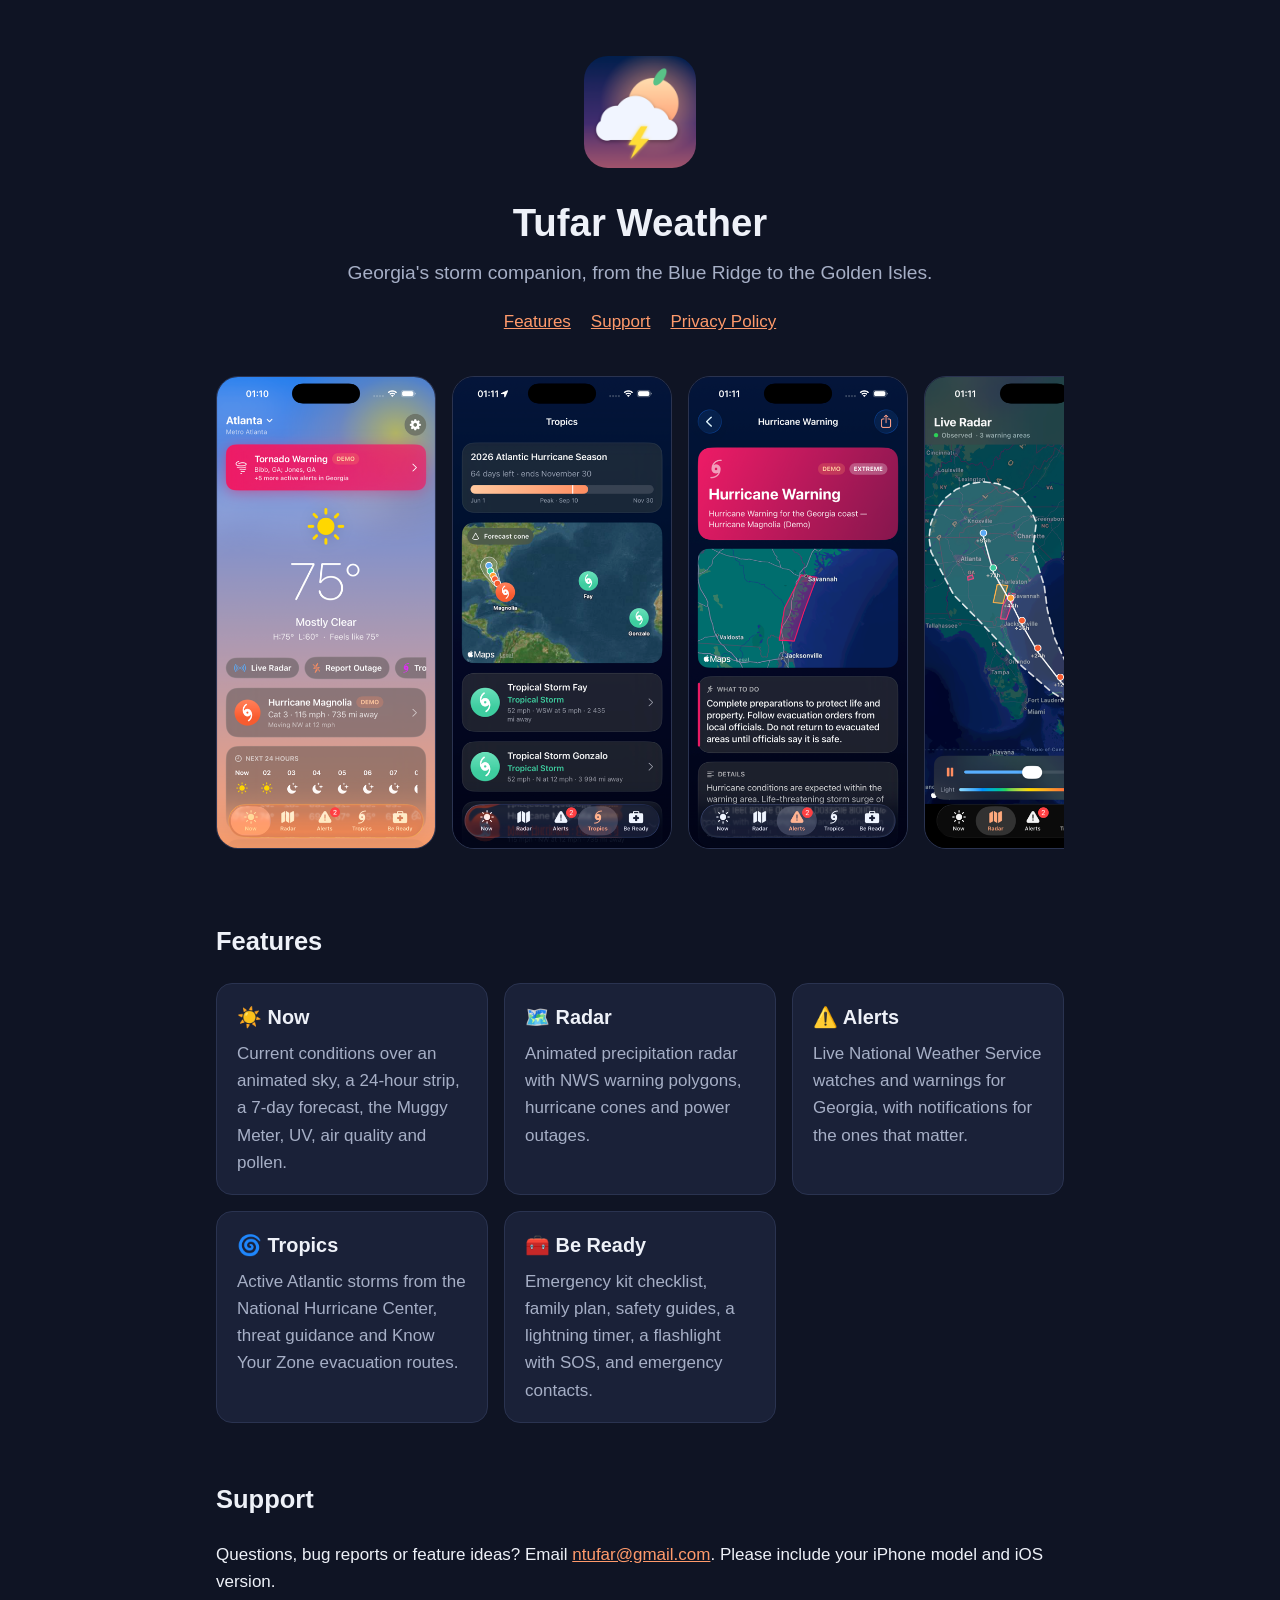
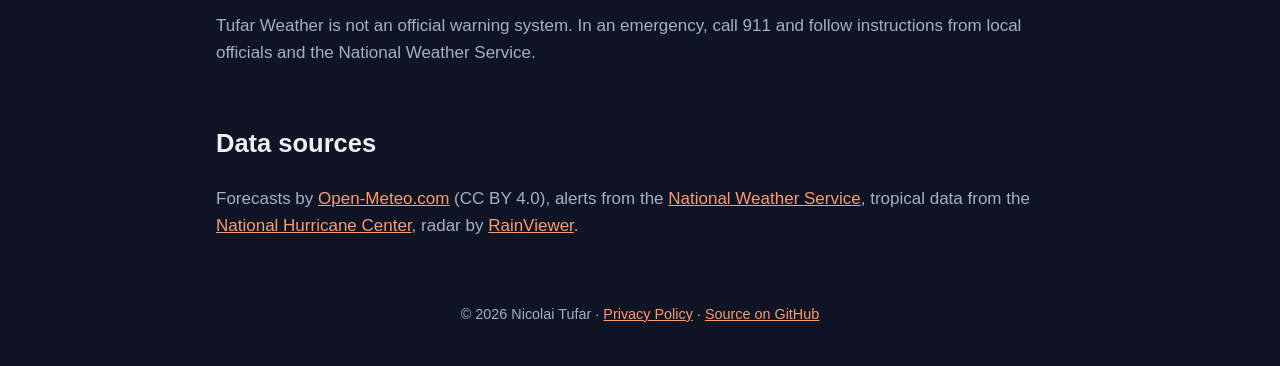
<file: docs/index.html>
<!doctype html>
<html lang="en">
<head>
  <meta charset="utf-8">
  <meta name="viewport" content="width=device-width, initial-scale=1">
  <title>Tufar Weather — Georgia's Storm Companion</title>
  <meta name="description" content="Live radar, NWS warnings, hurricane tracking and safety tools for Georgia.">
  <link rel="icon" href="images/icon.png">
  <link rel="stylesheet" href="style.css">
</head>
<body>
  <div class="wrap">
    <header>
      <img class="icon" src="images/icon.png" alt="Tufar Weather app icon">
      <h1>Tufar Weather</h1>
      <p class="tagline">Georgia's storm companion, from the Blue Ridge to the Golden Isles.</p>
      <nav>
        <a href="#features">Features</a>
        <a href="#support">Support</a>
        <a href="privacy.html">Privacy Policy</a>
      </nav>
    </header>

    <div class="shots">
      <img src="images/screen-1.png" alt="App screenshot 1">
      <img src="images/screen-2.png" alt="App screenshot 2">
      <img src="images/screen-3.png" alt="App screenshot 3">
      <img src="images/screen-4.png" alt="App screenshot 4">
      <img src="images/screen-5.png" alt="App screenshot 5">
      <img src="images/screen-6.png" alt="App screenshot 6">
    </div>

    <h2 id="features">Features</h2>
    <div class="features">
      <div class="card"><h3>☀️ Now</h3><p>Current conditions over an animated sky, a 24-hour strip, a 7-day forecast, the Muggy Meter, UV, air quality and pollen.</p></div>
      <div class="card"><h3>🗺️ Radar</h3><p>Animated precipitation radar with NWS warning polygons, hurricane cones and power outages.</p></div>
      <div class="card"><h3>⚠️ Alerts</h3><p>Live National Weather Service watches and warnings for Georgia, with notifications for the ones that matter.</p></div>
      <div class="card"><h3>🌀 Tropics</h3><p>Active Atlantic storms from the National Hurricane Center, threat guidance and Know Your Zone evacuation routes.</p></div>
      <div class="card"><h3>🧰 Be Ready</h3><p>Emergency kit checklist, family plan, safety guides, a lightning timer, a flashlight with SOS, and emergency contacts.</p></div>
    </div>

    <h2 id="support">Support</h2>
    <p>Questions, bug reports or feature ideas? Email <a href="mailto:ntufar@gmail.com">ntufar@gmail.com</a>. Please include your iPhone model and iOS version.</p>
    <p class="muted">Tufar Weather is not an official warning system. In an emergency, call 911 and follow instructions from local officials and the National Weather Service.</p>

    <h2>Data sources</h2>
    <p class="muted">Forecasts by <a href="https://open-meteo.com">Open-Meteo.com</a> (CC BY 4.0), alerts from the <a href="https://www.weather.gov">National Weather Service</a>, tropical data from the <a href="https://www.nhc.noaa.gov">National Hurricane Center</a>, radar by <a href="https://www.rainviewer.com">RainViewer</a>.</p>

    <footer>
      © 2026 Nicolai Tufar · <a href="privacy.html">Privacy Policy</a> · <a href="https://github.com/ntufar/TufarWeather">Source on GitHub</a>
    </footer>
  </div>
</body>
</html>
</file>
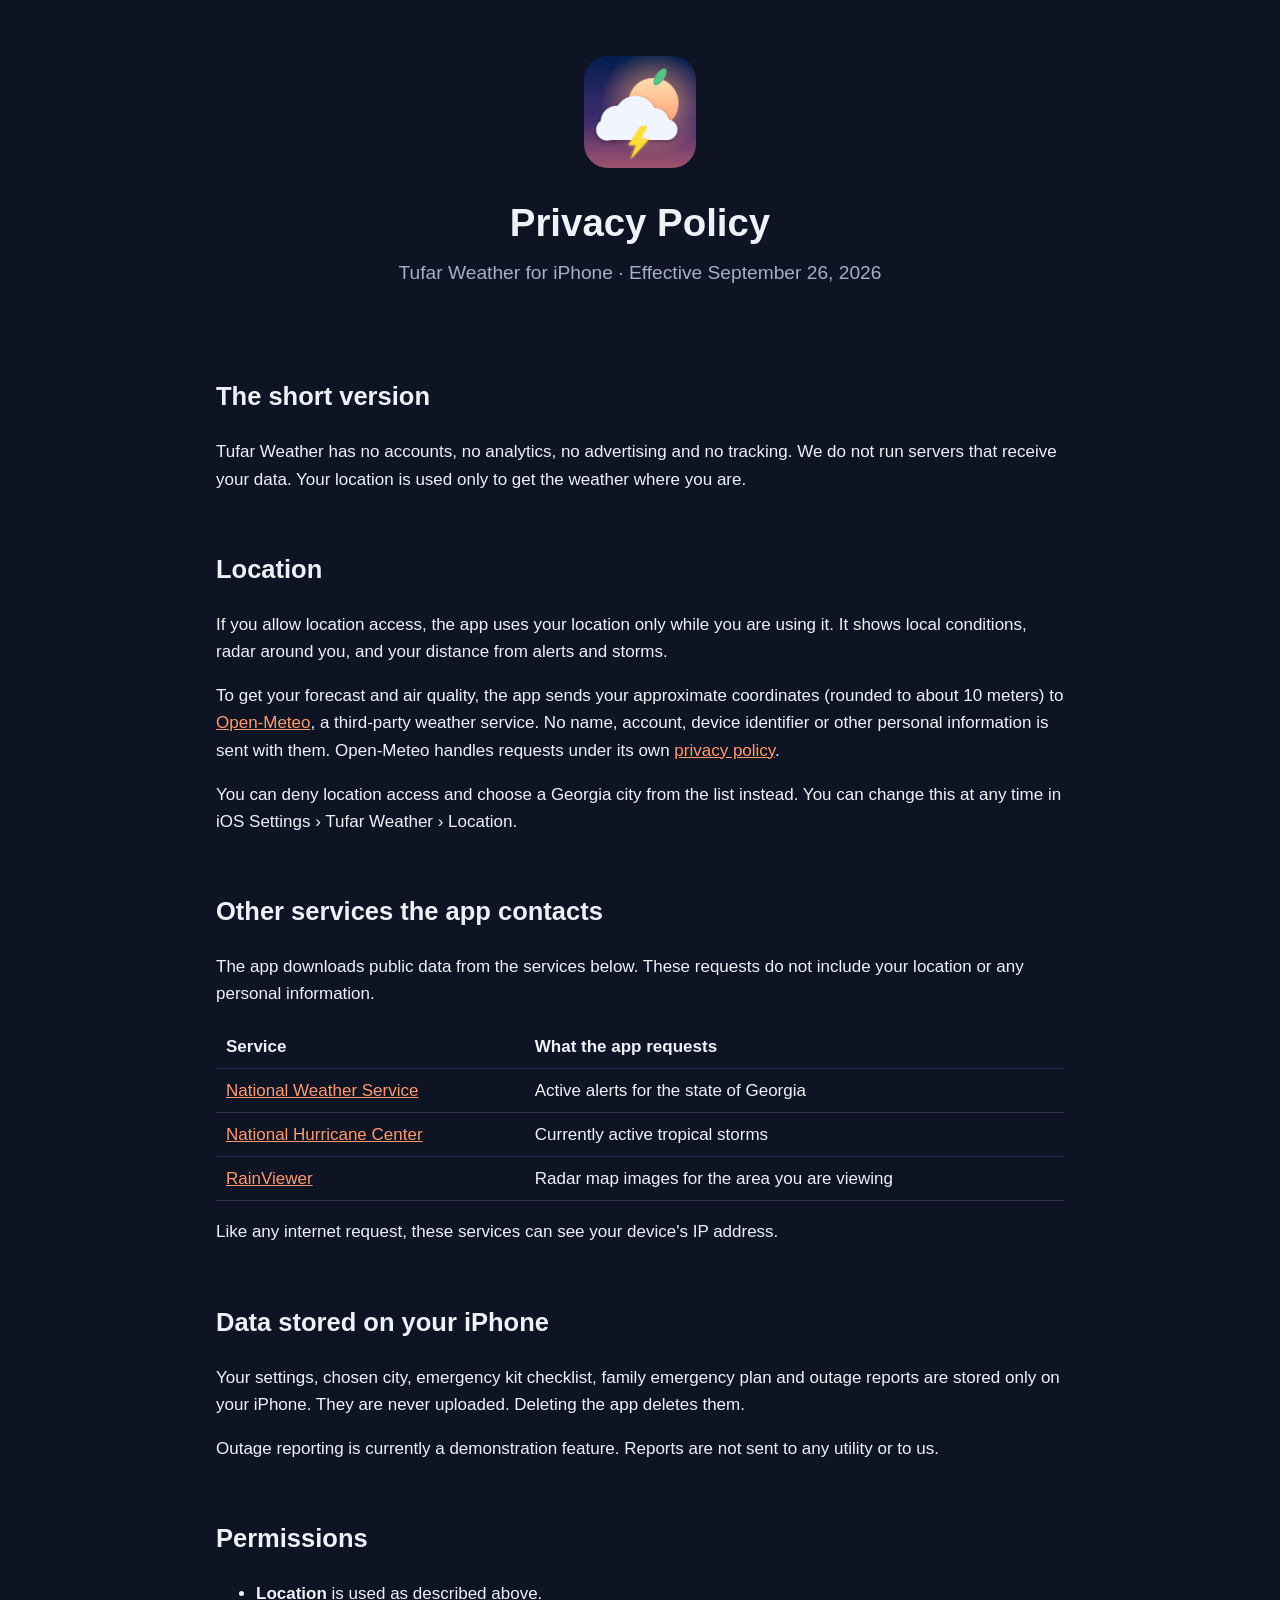
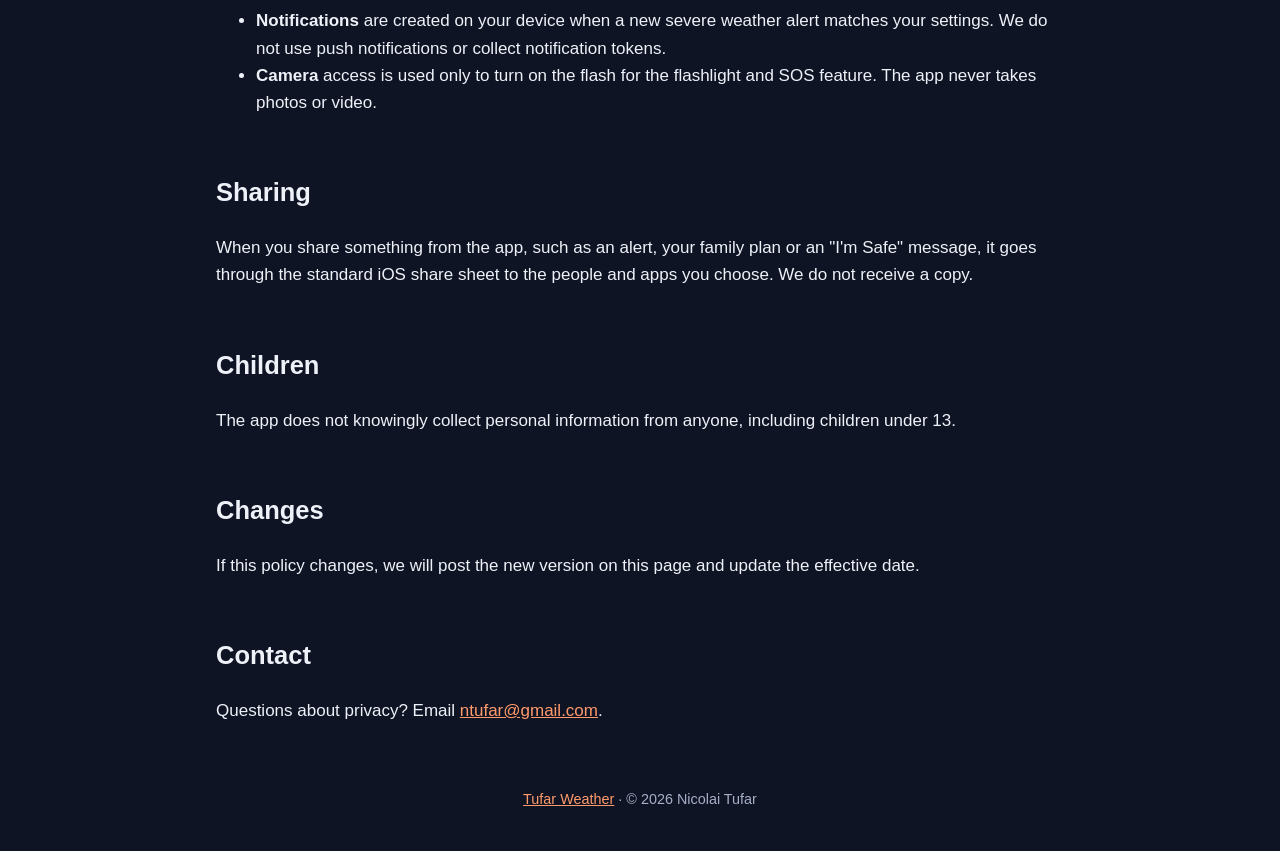
<file: docs/privacy.html>
<!doctype html>
<html lang="en">
<head>
  <meta charset="utf-8">
  <meta name="viewport" content="width=device-width, initial-scale=1">
  <title>Privacy Policy — Tufar Weather</title>
  <link rel="icon" href="images/icon.png">
  <link rel="stylesheet" href="style.css">
</head>
<body>
  <div class="wrap">
    <header>
      <a href="./"><img class="icon" src="images/icon.png" alt="Tufar Weather app icon"></a>
      <h1>Privacy Policy</h1>
      <p class="tagline">Tufar Weather for iPhone · Effective September 26, 2026</p>
    </header>

    <h2>The short version</h2>
    <p>Tufar Weather has no accounts, no analytics, no advertising and no tracking. We do not run servers that receive your data. Your location is used only to get the weather where you are.</p>

    <h2>Location</h2>
    <p>If you allow location access, the app uses your location only while you are using it. It shows local conditions, radar around you, and your distance from alerts and storms.</p>
    <p>To get your forecast and air quality, the app sends your approximate coordinates (rounded to about 10 meters) to <a href="https://open-meteo.com">Open-Meteo</a>, a third-party weather service. No name, account, device identifier or other personal information is sent with them. Open-Meteo handles requests under its own <a href="https://open-meteo.com/en/terms#privacy">privacy policy</a>.</p>
    <p>You can deny location access and choose a Georgia city from the list instead. You can change this at any time in iOS Settings › Tufar Weather › Location.</p>

    <h2>Other services the app contacts</h2>
    <p>The app downloads public data from the services below. These requests do not include your location or any personal information.</p>
    <table>
      <tr><th>Service</th><th>What the app requests</th></tr>
      <tr><td><a href="https://www.weather.gov">National Weather Service</a></td><td>Active alerts for the state of Georgia</td></tr>
      <tr><td><a href="https://www.nhc.noaa.gov">National Hurricane Center</a></td><td>Currently active tropical storms</td></tr>
      <tr><td><a href="https://www.rainviewer.com">RainViewer</a></td><td>Radar map images for the area you are viewing</td></tr>
    </table>
    <p>Like any internet request, these services can see your device's IP address.</p>

    <h2>Data stored on your iPhone</h2>
    <p>Your settings, chosen city, emergency kit checklist, family emergency plan and outage reports are stored only on your iPhone. They are never uploaded. Deleting the app deletes them.</p>
    <p>Outage reporting is currently a demonstration feature. Reports are not sent to any utility or to us.</p>

    <h2>Permissions</h2>
    <ul>
      <li><strong>Location</strong> is used as described above.</li>
      <li><strong>Notifications</strong> are created on your device when a new severe weather alert matches your settings. We do not use push notifications or collect notification tokens.</li>
      <li><strong>Camera</strong> access is used only to turn on the flash for the flashlight and SOS feature. The app never takes photos or video.</li>
    </ul>

    <h2>Sharing</h2>
    <p>When you share something from the app, such as an alert, your family plan or an "I'm Safe" message, it goes through the standard iOS share sheet to the people and apps you choose. We do not receive a copy.</p>

    <h2>Children</h2>
    <p>The app does not knowingly collect personal information from anyone, including children under 13.</p>

    <h2>Changes</h2>
    <p>If this policy changes, we will post the new version on this page and update the effective date.</p>

    <h2>Contact</h2>
    <p>Questions about privacy? Email <a href="mailto:ntufar@gmail.com">ntufar@gmail.com</a>.</p>

    <footer>
      <a href="./">Tufar Weather</a> · © 2026 Nicolai Tufar
    </footer>
  </div>
</body>
</html>
</file>
<file: docs/style.css>
:root {
  --bg: #0f1424;
  --surface: #1a2138;
  --text: #eef1f8;
  --muted: #a6afc6;
  --accent: #ff9a6b;
  --border: #2a3350;
}
* { box-sizing: border-box; }
body {
  margin: 0;
  background: var(--bg);
  color: var(--text);
  font: 17px/1.6 -apple-system, BlinkMacSystemFont, "Segoe UI", Roboto, sans-serif;
}
a { color: var(--accent); }
.wrap { max-width: 880px; margin: 0 auto; padding: 0 16px; }
header { padding: 56px 0 32px; text-align: center; }
header img.icon { width: 112px; height: 112px; border-radius: 24px; }
h1 { font-size: 2.4rem; margin: 16px 0 4px; }
h2 { margin-top: 2.2em; }
.tagline { color: var(--muted); font-size: 1.2rem; margin: 0; }
nav { margin-top: 20px; display: flex; gap: 20px; justify-content: center; flex-wrap: wrap; }
.shots { display: flex; gap: 16px; overflow-x: auto; padding: 8px 0 16px; scroll-snap-type: x mandatory; }
.shots img { width: 220px; flex: none; border-radius: 22px; border: 1px solid var(--border); scroll-snap-align: start; }
.features { display: grid; grid-template-columns: repeat(auto-fit, minmax(240px, 1fr)); gap: 16px; }
.card { background: var(--surface); border: 1px solid var(--border); border-radius: 16px; padding: 18px 20px; }
.card h3 { margin: 0 0 6px; }
.card p { margin: 0; color: var(--muted); }
table { border-collapse: collapse; width: 100%; }
th, td { text-align: left; padding: 8px 10px; border-bottom: 1px solid var(--border); vertical-align: top; }
.muted { color: var(--muted); }
footer { margin: 64px 0 40px; color: var(--muted); font-size: 0.9rem; text-align: center; }
</file>
